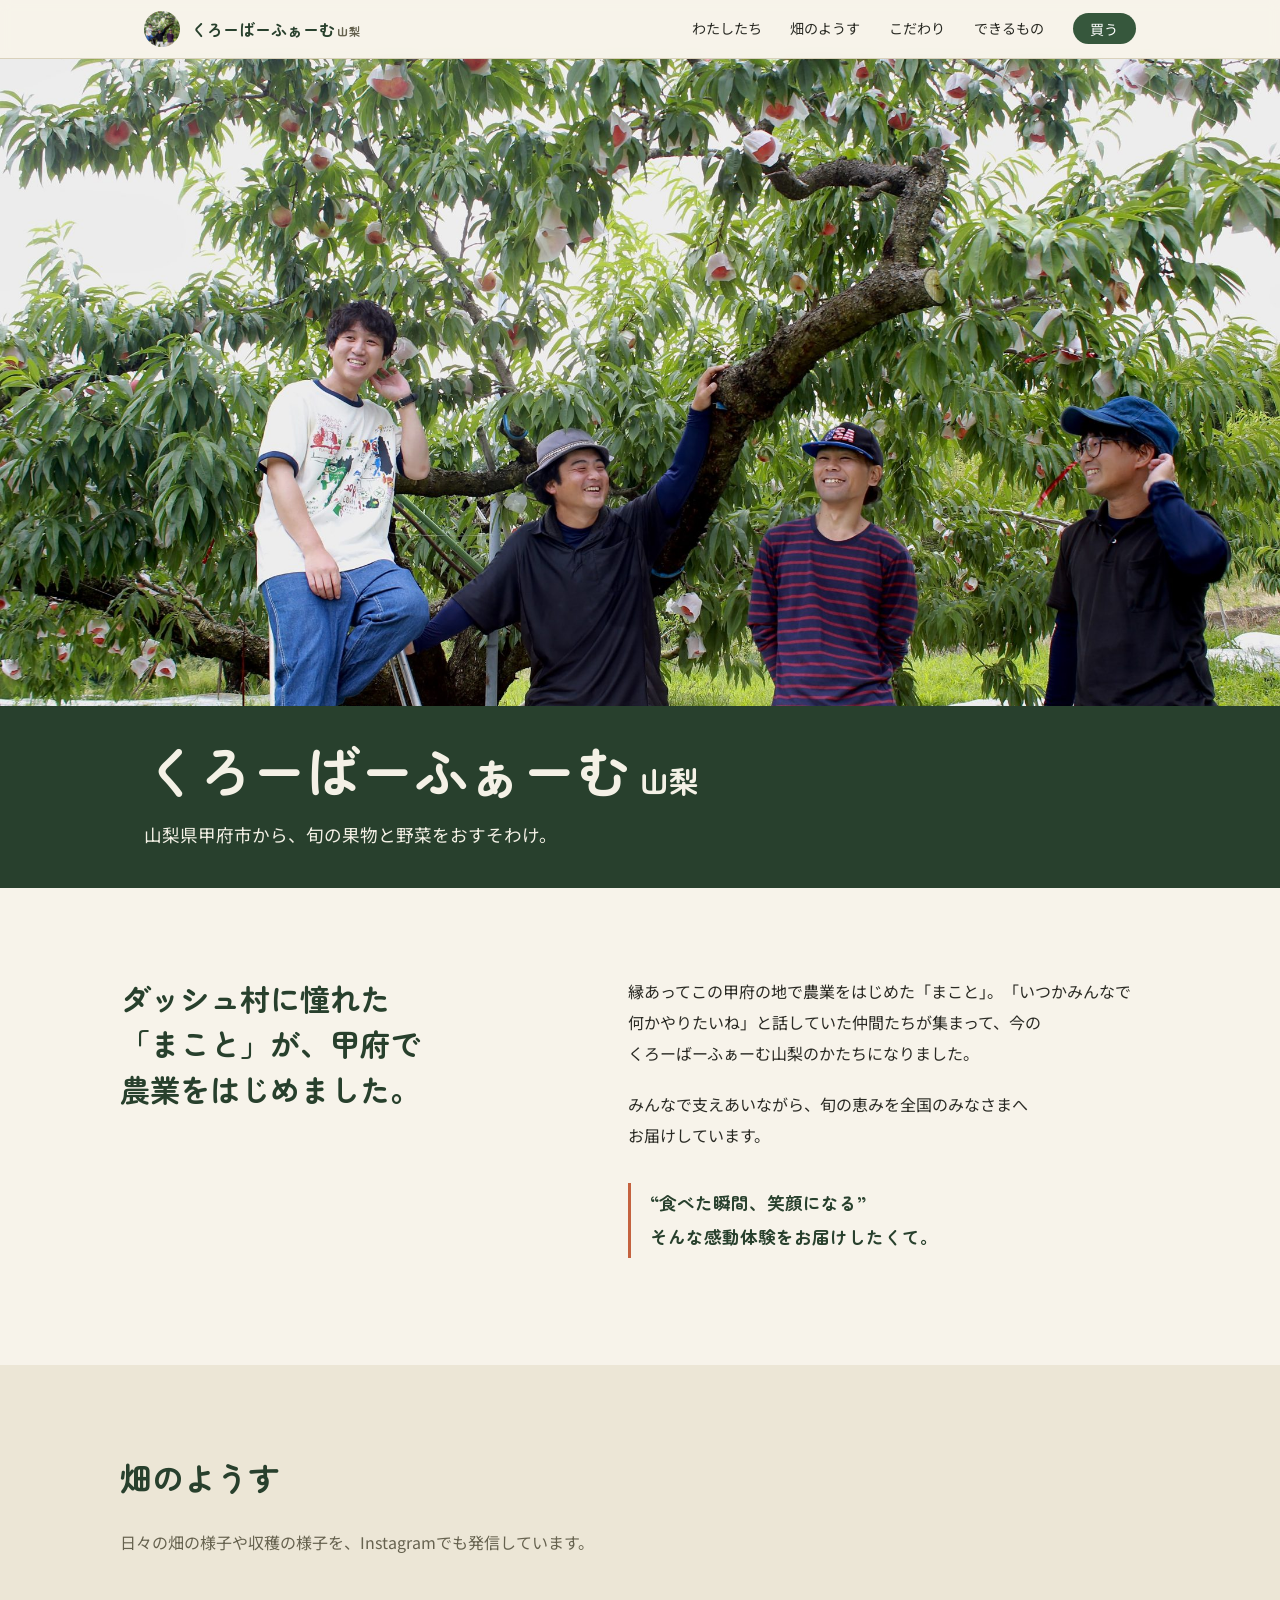
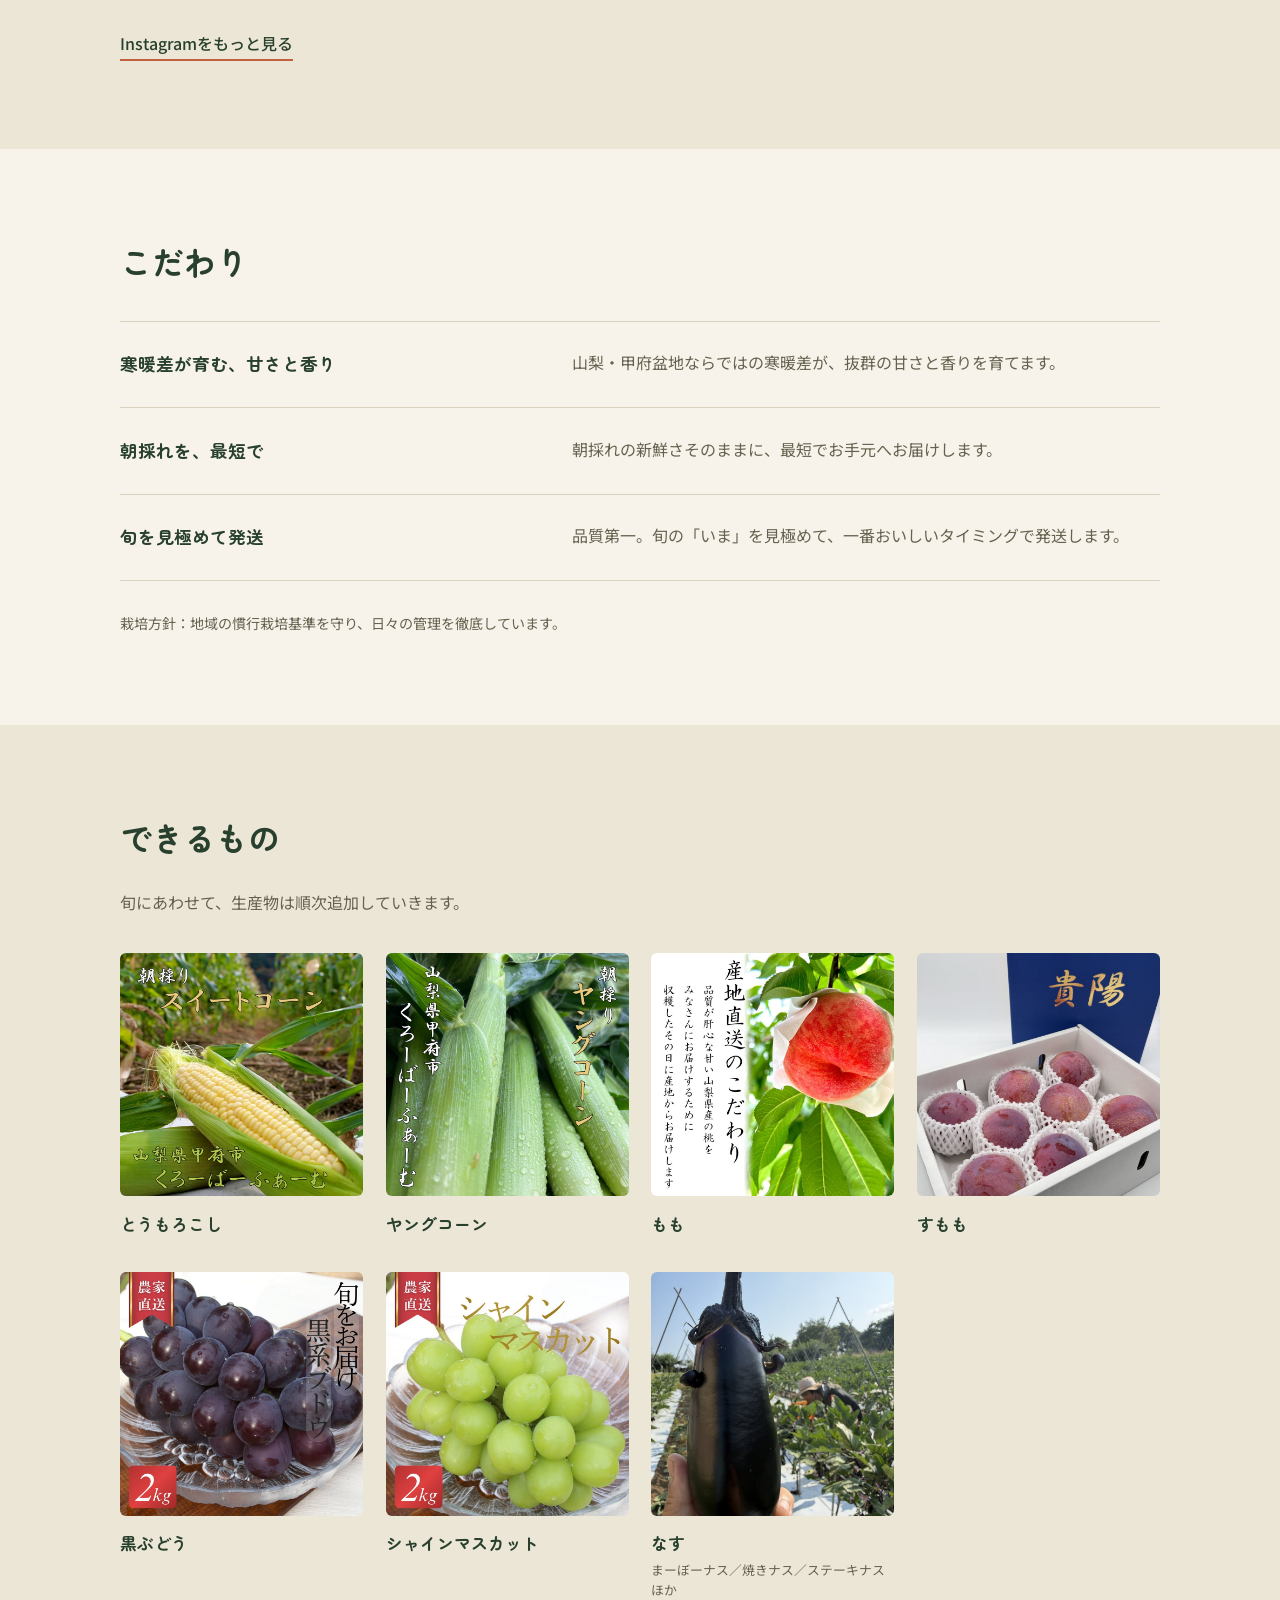
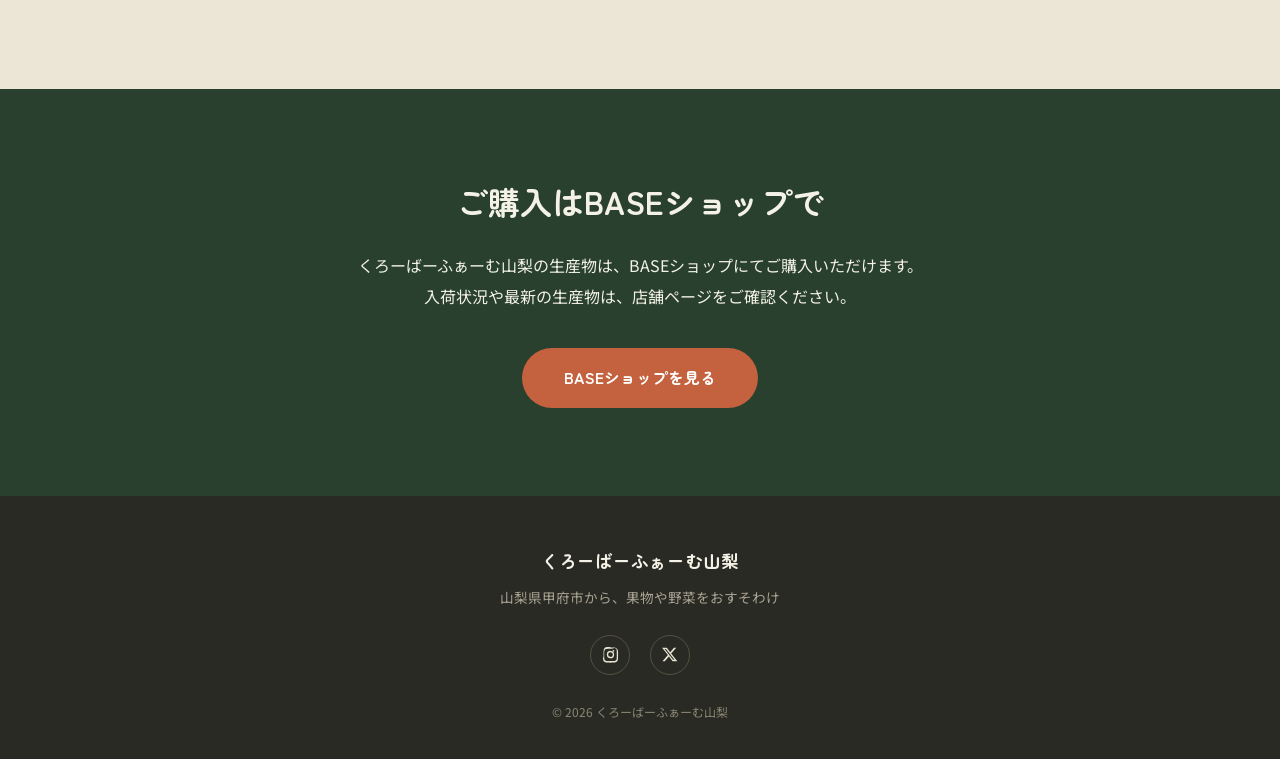
<file: index.html>
<!doctype html>
<html lang="ja">
<head>
<meta charset="UTF-8">
<meta name="viewport" content="width=device-width, initial-scale=1.0">
<title>くろーばーふぁーむ山梨｜山梨県甲府市の農園</title>
<meta name="description" content="山梨県甲府市から、果物や野菜をおすそわけ。くろーばーふぁーむ山梨の公式サイトです。">
<link rel="preconnect" href="https://fonts.googleapis.com">
<link rel="preconnect" href="https://fonts.gstatic.com" crossorigin>
<link href="https://fonts.googleapis.com/css2?family=Zen+Maru+Gothic:wght@500;700&family=Noto+Sans+JP:wght@400;500&display=swap" rel="stylesheet">
<link rel="stylesheet" href="style.css?v=20261019">
</head>
<body>

<header class="site-header">
  <div class="header-inner">
    <a href="#top" class="brand">
      <span class="brand-mark">
        <img src="images/hero.jpg" alt="くろーばーふぁーむ山梨 ロゴ（仮）">
      </span>
      <span class="brand-name">くろーばーふぁーむ<small>山梨</small></span>
    </a>
    <nav class="site-nav">
      <button class="nav-toggle" aria-label="メニューを開く" aria-expanded="false">
        <span></span><span></span><span></span>
      </button>
      <ul>
        <li><a href="#about">わたしたち</a></li>
        <li><a href="#instagram">畑のようす</a></li>
        <li><a href="#commitment">こだわり</a></li>
        <li><a href="#produce">できるもの</a></li>
        <li><a href="#shop" class="nav-shop">買う</a></li>
      </ul>
    </nav>
  </div>
</header>

<main id="top">

  <!-- ===== Hero ===== -->
  <section class="hero">
    <img src="images/hero.jpg" alt="桃の木の下で笑うくろーばーふぁーむ山梨のメンバー">
    <div class="hero-caption">
      <h1>くろーばーふぁーむ<span>山梨</span></h1>
      <p class="hero-copy">山梨県甲府市から、<br class="sp-only">旬の果物と野菜をおすそわけ。</p>
    </div>
  </section>

  <!-- ===== About / Story ===== -->
  <section id="about" class="section about">
    <div class="section-inner about-grid">
      <h2>ダッシュ村に憧れた<br>「まこと」が、甲府で<br>農業をはじめました。</h2>
      <div class="about-body">
        <p><span class="nb">縁あって</span><span class="nb">この甲府の地で</span><span class="nb">農業をはじめた</span><span class="nb">「まこと」。</span><span class="nb">「いつかみんなで</span><span class="nb">何かやりたいね」と</span><span class="nb">話していた</span><span class="nb">仲間たちが</span><span class="nb">集まって、</span><span class="nb">今の</span><span class="nb">くろーばーふぁーむ山梨の</span><span class="nb">かたちに</span><span class="nb">なりました。</span></p>
        <p><span class="nb">みんなで</span><span class="nb">支えあいながら、</span><span class="nb">旬の恵みを</span><span class="nb">全国のみなさまへ</span><span class="nb">お届けしています。</span></p>
        <p class="philosophy"><span class="nb">“食べた瞬間、</span><span class="nb">笑顔になる”</span><br><span class="nb">そんな感動体験を</span><span class="nb">お届けしたくて。</span></p>
      </div>
    </div>
  </section>

  <!-- ===== Instagram ===== -->
  <section id="instagram" class="section instagram">
    <div class="section-inner">
      <h2>畑のようす</h2>
      <p class="instagram-note"><span class="nb">日々の</span><span class="nb">畑の様子や</span><span class="nb">収穫の様子を、</span><span class="nb">Instagramでも</span><span class="nb">発信しています。</span></p>

      <div class="instagram-grid">
        <blockquote class="instagram-media" data-instgrm-permalink="https://www.instagram.com/reel/DaiDdIDvIOz/" data-instgrm-version="14"></blockquote>
        <blockquote class="instagram-media" data-instgrm-permalink="https://www.instagram.com/reel/DX4TexxPy9V/" data-instgrm-version="14"></blockquote>
        <blockquote class="instagram-media" data-instgrm-permalink="https://www.instagram.com/reel/Dcu2ePnvX2N/" data-instgrm-version="14"></blockquote>
      </div>

      <a class="instagram-more" href="https://www.instagram.com/clover.farm_ym/" target="_blank" rel="noopener">Instagramをもっと見る</a>
    </div>
  </section>

  <!-- ===== Commitment ===== -->
  <section id="commitment" class="section commitment">
    <div class="section-inner">
      <h2>こだわり</h2>
      <dl class="commitment-list">
        <div>
          <dt><span class="nb">寒暖差が育む、</span><span class="nb">甘さと香り</span></dt>
          <dd><span class="nb">山梨・甲府盆地ならではの</span><span class="nb">寒暖差が、</span><span class="nb">抜群の甘さと</span><span class="nb">香りを育てます。</span></dd>
        </div>
        <div>
          <dt><span class="nb">朝採れを、</span><span class="nb">最短で</span></dt>
          <dd><span class="nb">朝採れの新鮮さそのままに、</span><span class="nb">最短で</span><span class="nb">お手元へ</span><span class="nb">お届けします。</span></dd>
        </div>
        <div>
          <dt><span class="nb">旬を</span><span class="nb">見極めて</span><span class="nb">発送</span></dt>
          <dd><span class="nb">品質第一。</span><span class="nb">旬の「いま」を</span><span class="nb">見極めて、</span><span class="nb">一番おいしい</span><span class="nb">タイミングで</span><span class="nb">発送します。</span></dd>
        </div>
      </dl>
      <p class="cultivation-note"><span class="nb">栽培方針：</span><span class="nb">地域の慣行栽培基準を</span><span class="nb">守り、</span><span class="nb">日々の管理を</span><span class="nb">徹底しています。</span></p>
    </div>
  </section>

  <!-- ===== Produce ===== -->
  <section id="produce" class="section produce">
    <div class="section-inner">
      <h2>できるもの</h2>
      <p class="produce-note"><span class="nb">旬にあわせて、</span><span class="nb">生産物は</span><span class="nb">順次追加していきます。</span></p>

      <!--
        新しい品目の追加：<li>〜</li> を1つコピーして、画像（images/produce/ 内、正方形推奨）と品目名を書き換えてください。
      -->
      <ul class="produce-list">
        <li>
          <img src="images/produce/corn.jpg" alt="朝採りのとうもろこし" loading="lazy">
          <h3>とうもろこし</h3>
        </li>
        <li>
          <img src="images/produce/young-corn.jpg" alt="朝採りのヤングコーン" loading="lazy">
          <h3>ヤングコーン</h3>
        </li>
        <li>
          <img src="images/produce/peach.jpg" alt="山梨県産のもも" loading="lazy">
          <h3>もも</h3>
        </li>
        <li>
          <img src="images/produce/sumomo.jpg" alt="山梨県産のすもも" loading="lazy">
          <h3>すもも</h3>
        </li>
        <li>
          <img src="images/produce/black-grape.jpg" alt="黒系ぶどう" loading="lazy">
          <h3>黒ぶどう</h3>
        </li>
        <li>
          <img src="images/produce/shine-muscat.jpg" alt="シャインマスカット" loading="lazy">
          <h3>シャインマスカット</h3>
        </li>
        <li>
          <img src="images/produce/eggplant.jpg" alt="山梨県産のなす" loading="lazy">
          <h3>なす</h3>
          <small>まーぼーナス／焼きナス／ステーキナスほか</small>
        </li>
      </ul>
    </div>
  </section>

  <!-- ===== Shop ===== -->
  <section id="shop" class="section shop">
    <div class="section-inner shop-inner">
      <h2>ご購入はBASEショップで</h2>
      <p class="lead">
        <span class="nb">くろーばーふぁーむ山梨の</span><span class="nb">生産物は、</span><span class="nb">BASEショップにて</span><span class="nb">ご購入いただけます。</span><br>
        <span class="nb">入荷状況や</span><span class="nb">最新の生産物は、</span><span class="nb">店舗ページを</span><span class="nb">ご確認ください。</span>
      </p>
      <a class="shop-button" href="https://cloverfarm.base.ec/" target="_blank" rel="noopener">BASEショップを見る</a>
    </div>
  </section>

</main>

<!-- ===== Footer / SNS ===== -->
<footer id="sns" class="site-footer">
  <div class="footer-inner">
    <p class="footer-brand">くろーばーふぁーむ山梨</p>
    <p class="footer-copy"><span class="nb">山梨県甲府市から、</span><span class="nb">果物や野菜を</span><span class="nb">おすそわけ</span></p>

    <ul class="sns-list">
      <li>
        <a href="https://www.instagram.com/clover.farm_ym/" target="_blank" rel="noopener" aria-label="Instagram">
          <svg viewBox="0 0 24 24" aria-hidden="true"><path d="M12 2.2c3.2 0 3.6 0 4.85.07 1.17.05 1.97.24 2.43.4a4.9 4.9 0 0 1 1.77 1.15 4.9 4.9 0 0 1 1.15 1.77c.16.46.35 1.26.4 2.43.06 1.25.07 1.65.07 4.85s0 3.6-.07 4.85c-.05 1.17-.24 1.97-.4 2.43a4.9 4.9 0 0 1-1.15 1.77 4.9 4.9 0 0 1-1.77 1.15c-.46.16-1.26.35-2.43.4-1.25.06-1.65.07-4.85.07s-3.6 0-4.85-.07c-1.17-.05-1.97-.24-2.43-.4a4.9 4.9 0 0 1-1.77-1.15 4.9 4.9 0 0 1-1.15-1.77c-.16-.46-.35-1.26-.4-2.43C2.2 15.6 2.2 15.2 2.2 12s0-3.6.07-4.85c.05-1.17.24-1.97.4-2.43a4.9 4.9 0 0 1 1.15-1.77A4.9 4.9 0 0 1 5.6 1.8c.46-.16 1.26-.35 2.43-.4C9.28 1.34 9.68 1.33 12 1.33zm0 1.8c-3.15 0-3.52 0-4.76.07-.96.04-1.48.2-1.83.34-.46.18-.79.39-1.13.73-.34.34-.55.67-.73 1.13-.14.35-.3.87-.34 1.83C3.14 8.13 3.13 8.5 3.13 12s0 3.87.07 5.1c.04.96.2 1.48.34 1.83.18.46.39.79.73 1.13.34.34.67.55 1.13.73.35.14.87.3 1.83.34 1.24.07 1.61.07 4.76.07s3.52 0 4.76-.07c.96-.04 1.48-.2 1.83-.34.46-.18.79-.39 1.13-.73.34-.34.55-.67.73-1.13.14-.35.3-.87.34-1.83.07-1.23.07-1.6.07-5.1s0-3.87-.07-5.1c-.04-.96-.2-1.48-.34-1.83a3.1 3.1 0 0 0-.73-1.13 3.1 3.1 0 0 0-1.13-.73c-.35-.14-.87-.3-1.83-.34C15.52 3.8 15.15 3.8 12 3.8zm0 3.05A5.15 5.15 0 1 1 6.85 12 5.15 5.15 0 0 1 12 6.85zm0 8.5A3.35 3.35 0 1 0 8.65 12 3.35 3.35 0 0 0 12 15.35zm5.35-8.7a1.2 1.2 0 1 1-1.2-1.2 1.2 1.2 0 0 1 1.2 1.2z"/></svg>
        </a>
      </li>
      <li>
        <a href="https://x.com/clover_farm_ym" target="_blank" rel="noopener" aria-label="X（旧Twitter）">
          <svg viewBox="0 0 24 24" aria-hidden="true"><path d="M18.24 2.5h3.27l-7.15 8.17L23 21.5h-6.59l-5.16-6.76-5.9 6.76H2.07l7.65-8.75L1.5 2.5h6.76l4.66 6.18zm-1.15 17.02h1.81L7 4.38H5.06z"/></svg>
        </a>
      </li>
    </ul>

    <p class="footer-fine">© 2026 くろーばーふぁーむ山梨</p>
  </div>
</footer>

<script>
  document.querySelector('.nav-toggle').addEventListener('click', function () {
    var nav = document.querySelector('.site-nav');
    var expanded = this.getAttribute('aria-expanded') === 'true';
    this.setAttribute('aria-expanded', String(!expanded));
    nav.classList.toggle('open');
  });
  document.querySelectorAll('.site-nav a').forEach(function (link) {
    link.addEventListener('click', function () {
      document.querySelector('.site-nav').classList.remove('open');
      document.querySelector('.nav-toggle').setAttribute('aria-expanded', 'false');
    });
  });
</script>

<script async src="//www.instagram.com/embed.js"></script>

</body>
</html>
</file>
<file: style.css>
/* =========================================================
   くろーばーふぁーむ山梨
   ========================================================= */

:root {
  --bg: #f7f3ea;
  --bg-alt: #ece6d6;
  --ink: #2a2a24;
  --ink-soft: #66624f;
  --line: #d9d1bb;
  --green: #36573c;
  --green-deep: #28402d;
  --accent: #c4623f;
  --white: #ffffff;

  --font-head: 'Zen Maru Gothic', 'Noto Sans JP', sans-serif;
  --font-sans: 'Noto Sans JP', sans-serif;

  --max: 1040px;
}

* { box-sizing: border-box; }

html { scroll-behavior: smooth; scroll-padding-top: 64px; }

body {
  margin: 0;
  background: var(--bg);
  color: var(--ink);
  font-family: var(--font-sans);
  font-weight: 400;
  line-height: 1.95;
  -webkit-font-smoothing: antialiased;
}

img { max-width: 100%; display: block; }
a { color: inherit; text-decoration: none; }
h1, h2, h3 { font-family: var(--font-head); font-weight: 700; margin: 0; }

.section { padding: 5.5rem 1.5rem; }
.section-inner { max-width: var(--max); margin: 0 auto; }

.section h2 {
  font-size: clamp(1.5rem, 3.2vw, 2rem);
  line-height: 1.5;
  color: var(--green-deep);
  margin-bottom: 1.6rem;
}

.lead { margin: 0 0 1.4rem; }

/* ---------- Header ---------- */
.site-header {
  position: fixed;
  top: 0; left: 0; right: 0;
  z-index: 50;
  padding-top: env(safe-area-inset-top, 0px);
  background: rgba(247, 243, 234, 0.92);
  backdrop-filter: blur(6px);
  border-bottom: 1px solid var(--line);
}
.header-inner {
  max-width: var(--max);
  margin: 0 auto;
  padding: 0.7rem 1.5rem;
  display: flex;
  align-items: center;
  justify-content: space-between;
}
.brand { display: flex; align-items: center; gap: 0.7rem; }
.brand-mark {
  width: 36px; height: 36px;
  border-radius: 50%;
  overflow: hidden;
  flex: none;
}
.brand-mark img { width: 100%; height: 100%; object-fit: cover; }
.brand-name {
  font-family: var(--font-head);
  font-weight: 700;
  font-size: 1rem;
  color: var(--green-deep);
}
.brand-name small { font-size: 0.72em; margin-left: 0.2em; color: var(--ink-soft); }

.site-nav ul {
  list-style: none;
  display: flex;
  align-items: center;
  gap: 1.8rem;
  margin: 0;
  padding: 0;
  font-size: 0.88rem;
}
.site-nav a:hover { color: var(--accent); }
.site-nav .nav-shop {
  background: var(--green);
  color: var(--white);
  padding: 0.35rem 1.1rem;
  border-radius: 999px;
}
.site-nav .nav-shop:hover { background: var(--accent); color: var(--white); }

.nav-toggle {
  display: none;
  width: 32px; height: 32px;
  border: none; background: none;
  flex-direction: column;
  justify-content: center;
  gap: 5px;
  cursor: pointer;
}
.nav-toggle span { display: block; height: 2px; background: var(--ink); }

/* ---------- Hero ---------- */
.hero {
  position: relative;
  margin-top: 58px;
  background: var(--green-deep);
}
.hero > img {
  display: block;
  width: 100%;
  height: min(72vh, 680px);
  min-height: 420px;
  object-fit: cover;
  object-position: center 30%;
}
.hero-caption {
  max-width: var(--max);
  margin: 0 auto;
  padding: 1.8rem 1.5rem 2.2rem;
  color: #f4f1e6;
}
.hero-caption h1 {
  font-size: clamp(1.9rem, 6vw, 3.4rem);
  line-height: 1.3;
  white-space: nowrap;
}
.hero-caption h1 span {
  font-size: 0.55em;
  margin-left: 0.3em;
}
.hero-copy {
  margin: 0.8rem 0 0;
  font-size: clamp(0.95rem, 2vw, 1.1rem);
}

/* ---------- About ---------- */
.about-grid {
  display: grid;
  grid-template-columns: 5fr 6fr;
  gap: 4rem;
  align-items: start;
}
.about h2 { font-size: clamp(1.4rem, 3vw, 1.9rem); margin: 0; }
.about-body p { margin: 0 0 1.2rem; }
.philosophy {
  margin-top: 2rem !important;
  padding: 0.2rem 0 0.2rem 1.2rem;
  border-left: 3px solid var(--accent);
  font-family: var(--font-head);
  font-weight: 700;
  color: var(--green-deep);
  font-size: 1.1rem;
}

/* ---------- Instagram ---------- */
.instagram { background: var(--bg-alt); }
.instagram-note { color: var(--ink-soft); margin: 0 0 2.2rem; }

.instagram-grid {
  display: grid;
  grid-template-columns: repeat(3, 1fr);
  gap: 1.6rem;
}
.instagram-grid .instagram-media {
  margin: 0 !important;
  width: 100% !important;
  min-width: 0 !important;
  max-width: 100% !important;
}

.instagram-more {
  display: inline-block;
  margin-top: 2.2rem;
  color: var(--green-deep);
  font-weight: 500;
  border-bottom: 2px solid var(--accent);
}
.instagram-more:hover { color: var(--accent); }

/* ---------- Commitment ---------- */
.commitment-list { margin: 2.2rem 0 0; }
.commitment-list > div {
  display: grid;
  grid-template-columns: 5fr 7fr;
  gap: 2rem;
  padding: 1.6rem 0;
  border-top: 1px solid var(--line);
}
.commitment-list > div:last-child { border-bottom: 1px solid var(--line); }
.commitment-list dt {
  font-family: var(--font-head);
  font-weight: 700;
  font-size: 1.1rem;
  color: var(--green-deep);
}
.commitment-list dd { margin: 0; color: var(--ink-soft); }

.cultivation-note {
  margin: 1.8rem 0 0;
  font-size: 0.88rem;
  color: var(--ink-soft);
}

/* ---------- Produce ---------- */
.produce { background: var(--bg-alt); }
.produce-note { color: var(--ink-soft); margin: 0 0 2.2rem; }

.produce-list {
  list-style: none;
  margin: 0;
  padding: 0;
  display: grid;
  grid-template-columns: repeat(4, 1fr);
  gap: 2rem 1.4rem;
}
.produce-list img {
  width: 100%;
  aspect-ratio: 1 / 1;
  object-fit: cover;
  border-radius: 6px;
}
.produce-list h3 {
  font-size: 1.05rem;
  margin-top: 0.7rem;
  color: var(--green-deep);
}
.produce-list small {
  display: block;
  font-size: 0.8rem;
  line-height: 1.6;
  color: var(--ink-soft);
}

/* ---------- Shop ---------- */
.shop { background: var(--green-deep); color: #f4f1e6; text-align: center; }
.shop .section-inner { max-width: 640px; }
.shop h2 { color: #f4f1e6; }
.shop-button {
  display: inline-block;
  margin-top: 0.8rem;
  padding: 0.9rem 2.6rem;
  background: var(--accent);
  border-radius: 999px;
  font-family: var(--font-head);
  font-weight: 700;
  color: var(--white);
  transition: background .25s, transform .25s;
}
.shop-button:hover { background: #d8714d; transform: translateY(-2px); }

/* ---------- Footer ---------- */
.site-footer { background: var(--ink); color: #cfcabb; }
.footer-inner {
  max-width: var(--max);
  margin: 0 auto;
  padding: 3rem 1.5rem 2.2rem;
  text-align: center;
}
.footer-brand {
  font-family: var(--font-head);
  font-weight: 700;
  font-size: 1.1rem;
  color: #f4f1e6;
  margin: 0 0 0.4rem;
}
.footer-copy { font-size: 0.85rem; margin: 0 0 1.5rem; color: #a9a493; }
.sns-list {
  list-style: none;
  display: flex;
  justify-content: center;
  gap: 1.2rem;
  margin: 0 0 1.6rem;
  padding: 0;
}
.sns-list a {
  display: flex;
  align-items: center;
  justify-content: center;
  width: 40px; height: 40px;
  border: 1px solid #55513f;
  border-radius: 50%;
  transition: border-color .25s;
}
.sns-list a:hover { border-color: var(--accent); }
.sns-list svg { width: 17px; height: 17px; fill: #e7e3d3; }
.footer-fine { font-size: 0.75rem; color: #8a8674; margin: 0; }

/* ---------- Utility ---------- */
.nb { display: inline-block; }
.sp-only { display: none; }

/* ---------- Responsive ---------- */
@media (max-width: 860px) {
  .about-grid { grid-template-columns: 1fr; gap: 2rem; }
  .instagram-grid { grid-template-columns: 1fr; max-width: 360px; margin-left: auto; margin-right: auto; }
  .commitment-list > div { grid-template-columns: 1fr; gap: 0.3rem; }
  .produce-list { grid-template-columns: repeat(3, 1fr); }
}

@media (max-width: 640px) {
  .sp-only { display: inline; }
  .section { padding: 4rem 1.25rem; }

  .site-nav ul {
    position: absolute;
    top: 100%; left: 0; right: 0;
    flex-direction: column;
    align-items: stretch;
    gap: 0;
    background: var(--bg);
    border-bottom: 1px solid var(--line);
    max-height: 0;
    overflow: hidden;
    transition: max-height .3s ease;
  }
  .site-nav.open ul { max-height: 360px; }
  .site-nav ul li { border-top: 1px solid var(--line); }
  .site-nav ul a { display: block; padding: 1rem 1.5rem; }
  .site-nav .nav-shop { background: none; color: var(--accent); border-radius: 0; font-weight: 500; }
  .site-nav .nav-shop:hover { background: none; color: var(--accent); }
  .nav-toggle { display: flex; }

  .hero > img { height: auto; min-height: 0; }
  .produce-list { grid-template-columns: repeat(2, 1fr); gap: 1.6rem 1rem; }
}
</file>
